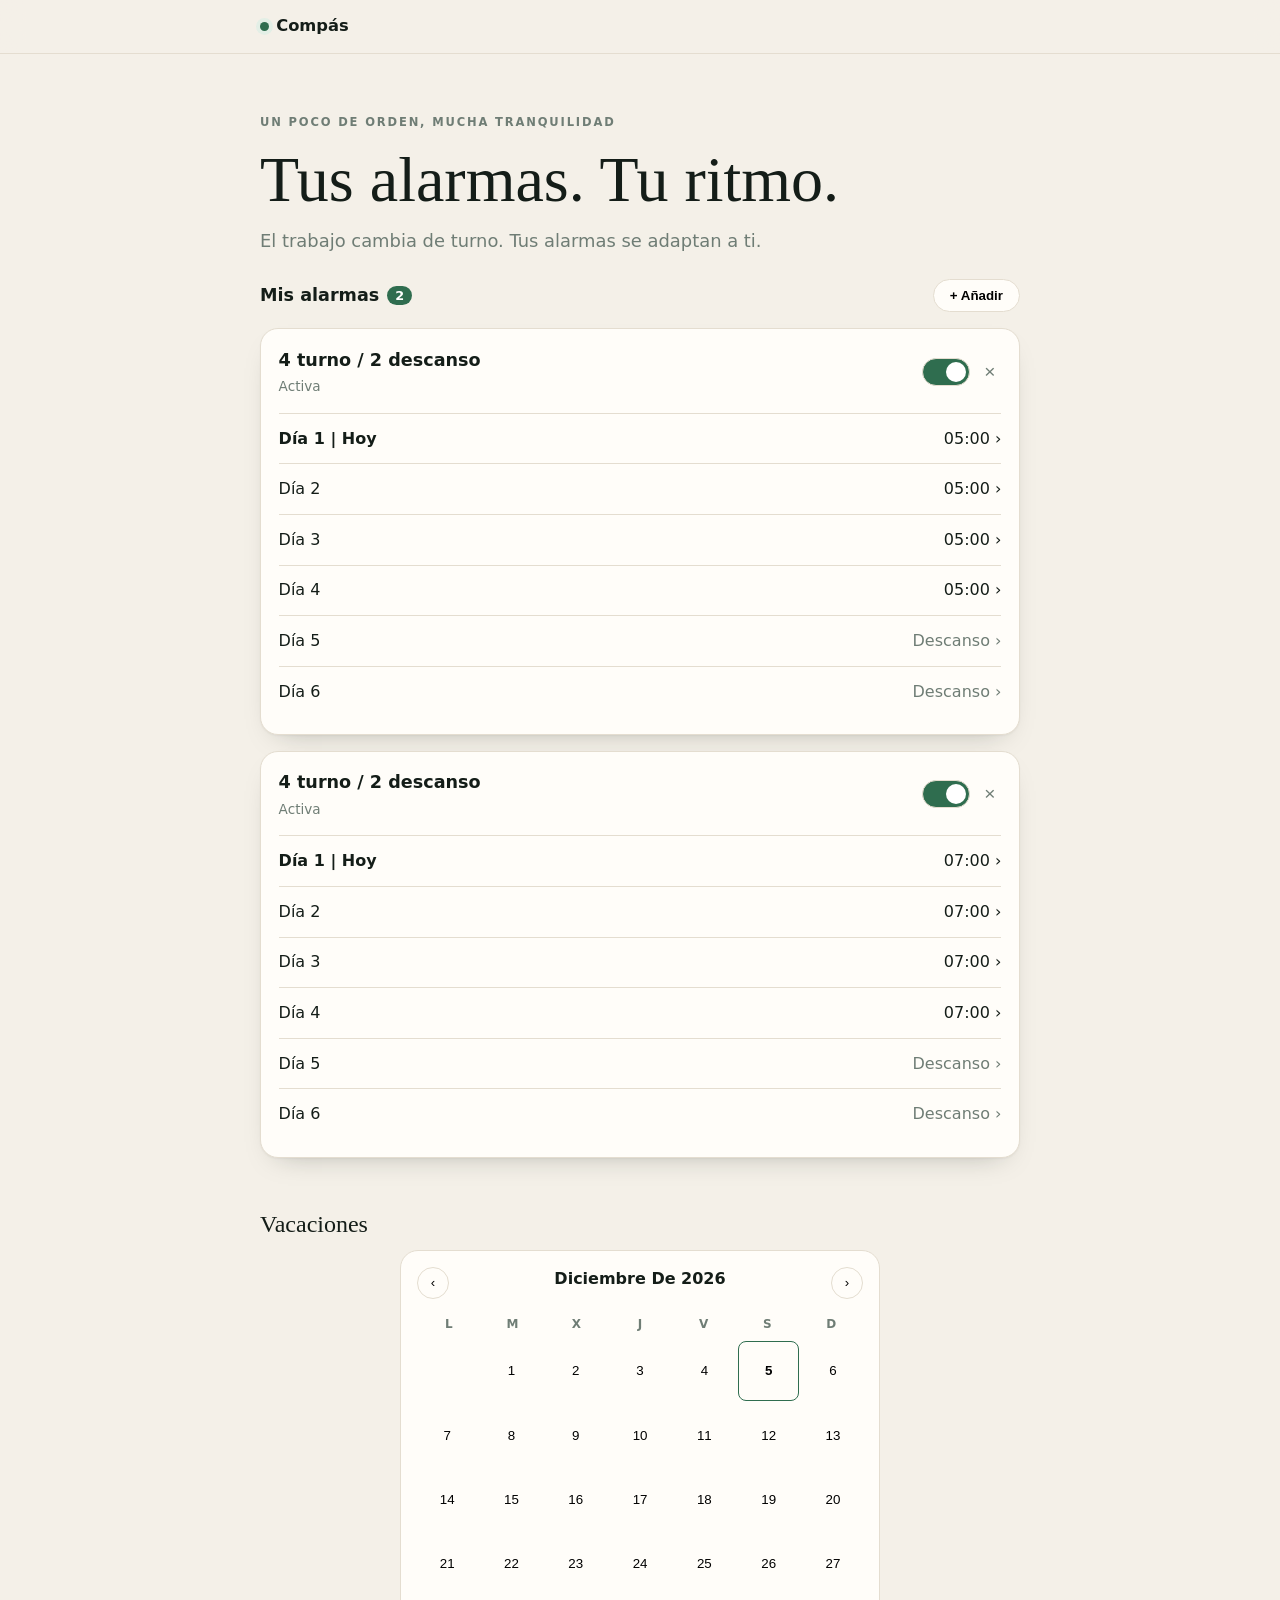
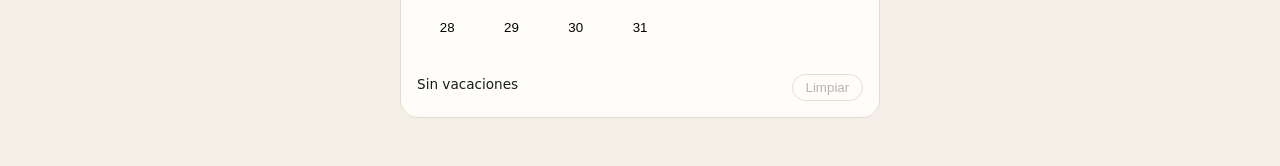
<file: index.html>
<!DOCTYPE html>
<html lang="es">
<head>
<meta charset="UTF-8" />
<meta name="viewport" content="width=device-width, initial-scale=1" />
<title>Compás · Alarmas por turnos</title>
<style>
  *, *::before, *::after { box-sizing: border-box; }
  :root{
    --bg: #f4f0e8; --card: #fffdf9; --ink: #141d18; --muted: #6f7d75;
    --line: #e4ddd0; --work: #2f6d4f; --work-soft: #e3efe6;
    --rest: #b8842f; --rest-soft: #f7ecda; --radius: 18px;
    --shadow: 0 1px 2px rgba(20,29,24,.04), 0 12px 28px -18px rgba(20,29,24,.35);
  }
  body{ margin: 0; font-family: ui-sans-serif, system-ui, -apple-system, "Segoe UI", Roboto, sans-serif; color: var(--ink); background: var(--bg); line-height: 1.5; }
  .wrap{ width: min(760px, 100% - 2.5rem); margin-inline: auto; }
  
  .topbar{ position: sticky; top: 0; z-index: 10; backdrop-filter: blur(12px); background: color-mix(in srgb, var(--bg) 82%, transparent); border-bottom: 1px solid var(--line); }
  .topbar__inner{ display: flex; justify-content: space-between; padding: .9rem 0; }
  .brand{ font-weight: 700; font-size: 1.02rem; display: flex; align-items: center; gap: .45rem; }
  .brand__dot{ width: 9px; height: 9px; border-radius: 50%; background: var(--work); box-shadow: 0 0 0 4px var(--work-soft); }
  
  .hero{ padding: 3rem 0 1.5rem; }
  .eyebrow{ font-size: .72rem; font-weight: 700; letter-spacing: .16em; text-transform: uppercase; color: var(--muted); margin-bottom: 1rem; }
  h1{ margin: 0 0 1rem; font-family: Georgia, serif; font-weight: 400; font-size: clamp(2.3rem, 7.5vw, 4rem); line-height: 1.02; }
  .hero__sub{ margin: 0; color: var(--muted); font-size: 1.12rem; }

  #nativePanel { background: var(--card); border: 1px solid var(--line); border-radius: var(--radius); padding: 1.2rem; margin-bottom: 2rem; box-shadow: var(--shadow); display: none; }
  #nativePanel.active { display: block; }
  #debugText { margin: 0 0 1rem 0; font-size: 0.9rem; }
  .btn-action { background: var(--work); color: white; border: none; border-radius: 8px; padding: 0.8rem; width: 100%; font-weight: 600; font-size: 0.95rem; cursor: pointer; margin-bottom: 0.5rem; }
  .btn-action.sec { background: transparent; color: var(--work); border: 1px solid var(--work); }

  .alarms__head{ display: flex; align-items: center; justify-content: space-between; margin-bottom: 1rem; }
  .alarms__title{ margin: 0; font-size: 1.1rem; display: flex; align-items: center; gap: 0.5rem; }
  .count{ background: var(--work); color: #fff; border-radius: 99px; padding: 0 .5rem; font-size: .8rem; }
  .btn-add{ padding: .5rem 1rem; border-radius: 99px; border: 1px solid var(--line); background: var(--card); font-weight: 600; cursor: pointer; }
  
  .list{ list-style: none; padding: 0; margin: 0 0 3rem 0; display: grid; gap: 1rem; }
  .card{ background: var(--card); border: 1px solid var(--line); border-radius: var(--radius); padding: 1.1rem; box-shadow: var(--shadow); }
  .card.is-off{ opacity: .6; }
  .card__top{ display: flex; justify-content: space-between; margin-bottom: 1rem; }
  .card__title{ margin: 0; font-size: 1.1rem; }
  .card__meta{ margin: .2rem 0 0; font-size: .85rem; color: var(--muted); }
  .card__actions{ display: flex; gap: .5rem; align-items: center; }
  .switch{ width: 48px; height: 28px; border-radius: 99px; border: 1px solid var(--line); background: #e7e1d5; position: relative; cursor: pointer; }
  .switch span{ width: 20px; height: 20px; background: #fff; border-radius: 50%; position: absolute; top: 3px; left: 3px; transition: .2s; }
  .switch[aria-checked="true"]{ background: var(--work); }
  .switch[aria-checked="true"] span{ left: 23px; }
  .btn-del, .btn-dup{ background: transparent; border: none; font-size: 1.2rem; color: var(--muted); cursor: pointer; }

  .day-list { display: flex; flex-direction: column; border-top: 1px solid var(--line); }
  .day-row { display: flex; justify-content: space-between; padding: .8rem 0; border-bottom: 1px solid var(--line); cursor: pointer; }
  .day-row:last-child { border-bottom: none; }
  .day-label.is-today { font-weight: 700; }
  .day-value.is-rest { color: var(--muted); }

  .calendar-section{ padding-bottom: 3rem; }
  .calendar{ background: var(--card); border: 1px solid var(--line); border-radius: var(--radius); padding: 1rem; max-width: 480px; margin: auto; }
  .calendar__header{ display: flex; justify-content: space-between; margin-bottom: 1rem; }
  .calendar__nav{ background: transparent; border: 1px solid var(--line); border-radius: 50%; width: 32px; height: 32px; cursor: pointer; }
  .calendar__weekdays{ display: grid; grid-template-columns: repeat(7, 1fr); text-align: center; font-size: .75rem; font-weight: 700; color: var(--muted); margin-bottom: .5rem; }
  .calendar__grid{ display: grid; grid-template-columns: repeat(7, 1fr); gap: 4px; }
  .cal-day{ aspect-ratio: 1; border-radius: 8px; border: none; background: transparent; cursor: pointer; }
  .cal-day.is-today{ border: 1px solid var(--work); font-weight: bold; }
  .cal-day.is-vacation{ background: var(--work); color: white; }
  .calendar__foot{ display: flex; justify-content: space-between; margin-top: 1rem; font-size: .85rem; }
  .calendar__clear{ background: transparent; border: 1px solid var(--line); border-radius: 99px; padding: .3rem .8rem; cursor: pointer; }

  .modal{ position: fixed; inset: 0; display: grid; place-items: center; padding: 1rem; background: rgba(0,0,0,.4); z-index: 100; }
  .modal[hidden]{ display: none; }
  .modal__content{ background: var(--card); width: 100%; max-width: 500px; border-radius: var(--radius); padding: 1.5rem; max-height: 90vh; overflow-y: auto; }
  .modal__head{ display: flex; justify-content: space-between; margin-bottom: 1rem; }
  .modal__title{ margin: 0; font-family: Georgia, serif; }
  .modal__close{ background: none; border: none; font-size: 1.5rem; cursor: pointer; }
  .builder-date{ display: flex; flex-direction: column; margin-bottom: 1rem; gap: .3rem; font-weight: 600; font-size: .9rem; }
  .builder-list{ border-top: 1px solid var(--line); border-bottom: 1px solid var(--line); margin-bottom: 1rem; max-height: 200px; overflow-y: auto; }
  .builder-row{ display: flex; justify-content: space-between; align-items: center; padding: .6rem 0; border-bottom: 1px solid var(--line); }
  .builder-row:last-child{ border-bottom: none; }
  .builder-row__toggle{ font-size: .75rem; font-weight: 700; padding: .3rem .6rem; border-radius: 6px; border: none; cursor: pointer; background: var(--work-soft); color: var(--work); }
  .builder-row__toggle.is-rest{ background: var(--rest-soft); color: var(--rest); }
  .builder-row__del{ background: none; border: none; font-size: 1.2rem; cursor: pointer; color: var(--muted); }
  .btn-add-day{ width: 100%; padding: .8rem; border: 1px dashed var(--line); background: transparent; border-radius: 8px; cursor: pointer; margin-bottom: 1rem; font-weight: 600; color: var(--muted); }
  .modal__actions{ display: flex; justify-content: flex-end; gap: .5rem; }
  .btn-primary{ background: var(--work); color: white; border: none; padding: .6rem 1.2rem; border-radius: 99px; font-weight: 600; cursor: pointer; }
  .btn-ghost{ background: transparent; border: 1px solid var(--line); padding: .6rem 1.2rem; border-radius: 99px; cursor: pointer; }

  /* PANTALLA COMPLETA DE ALARMA */
  #fullScreenAlarm {
    display: none; position: fixed; inset: 0; background: #2f6d4f; color: white;
    z-index: 9999; flex-direction: column; justify-content: center; align-items: center;
    text-align: center; padding: 2rem;
  }
  #fullScreenAlarm.active { display: flex; }
  .alarm-icon { font-size: 5rem; margin-bottom: 1rem; animation: pulse 1s infinite alternate; }
  @keyframes pulse { from { transform: scale(1); } to { transform: scale(1.1); } }
  .alarm-title { font-size: 2.5rem; font-family: Georgia, serif; margin-bottom: 4rem; }
  
  /* BOTÓN DESLIZADOR */
  .slider-container {
    width: 320px; max-width: 100%; height: 70px;
    background: rgba(255,255,255,0.2); border-radius: 35px;
    position: relative; overflow: hidden; display: flex; align-items: center; justify-content: center;
    box-shadow: inset 0 2px 10px rgba(0,0,0,0.1);
  }
  .slider-text {
    position: absolute; z-index: 1; font-weight: bold; font-size: 1.1rem;
    pointer-events: none; opacity: 0.8; animation: slideText 2s infinite;
  }
  @keyframes slideText { 0% { opacity: 0.5; } 50% { opacity: 1; } 100% { opacity: 0.5; } }
  .slider-handle {
    width: 70px; height: 70px; background: white; border-radius: 50%;
    position: absolute; left: 0; top: 0; z-index: 2;
    display: flex; align-items: center; justify-content: center;
    color: #2f6d4f; font-size: 1.5rem; font-weight: bold;
    box-shadow: 0 2px 10px rgba(0,0,0,0.2); cursor: grab;
    transition: left 0.1s ease-out;
  }
  .slider-handle:active { cursor: grabbing; }
</style>
</head>
<body>

<!-- PANTALLA COMPLETA DE LA ALARMA (Oculta por defecto) -->
<div id="fullScreenAlarm">
  <div class="alarm-icon">⏰</div>
  <div class="alarm-title">¡Hora de trabajar!</div>
  
  <div class="slider-container" id="sliderContainer">
    <span class="slider-text">Desliza para detener</span>
    <div class="slider-handle" id="sliderHandle">›</div>
  </div>
</div>

<!-- APP NORMAL -->
<header class="topbar">
  <div class="wrap topbar__inner">
    <div class="brand"><span class="brand__dot"></span> Compás</div>
  </div>
</header>

<main class="wrap">
  <section class="hero">
    <p class="eyebrow">Un poco de orden, mucha tranquilidad</p>
    <h1>Tus alarmas. Tu ritmo.</h1>
    <p class="hero__sub">El trabajo cambia de turno. Tus alarmas se adaptan a ti.</p>
  </section>

  <div id="nativePanel">
    <p id="debugText">Comprobando sistema...</p>
    <button id="testBtn" class="btn-action">Probar Alarma en 5 segundos</button>
    <button id="batteryBtn" class="btn-action sec">⚙️ Abrir Ajustes de Batería</button>
  </div>

  <section class="alarms">
    <div class="alarms__head">
      <h2 class="alarms__title">Mis alarmas <span class="count" id="count">0</span></h2>
      <button class="btn-add" id="btnAdd">+ Añadir</button>
    </div>
    <ul class="list" id="list"></ul>
  </section>

  <section class="calendar-section">
    <h2 style="font-family: Georgia, serif; font-weight: 400; margin-bottom: .5rem;">Vacaciones</h2>
    <div class="calendar">
      <div class="calendar__header">
        <button class="calendar__nav" id="calPrev">‹</button>
        <span id="calMonth" style="font-weight: 700; text-transform: capitalize;"></span>
        <button class="calendar__nav" id="calNext">›</button>
      </div>
      <div class="calendar__weekdays"><span>L</span><span>M</span><span>X</span><span>J</span><span>V</span><span>S</span><span>D</span></div>
      <div class="calendar__grid" id="calGrid"></div>
      <div class="calendar__foot">
        <span id="calSummary"></span>
        <button class="calendar__clear" id="calClear" disabled>Limpiar</button>
      </div>
    </div>
  </section>
</main>

<div class="modal" id="builderModal" hidden>
  <div class="modal__content">
    <div class="modal__head">
      <h2 class="modal__title" id="builderTitle">Configurar ciclo</h2>
      <button class="modal__close" data-close="modal">×</button>
    </div>
    <label class="builder-date">Fecha de inicio: <input type="date" id="builderStartDate"></label>
    <div class="builder-list" id="builderList"></div>
    <button class="btn-add-day" id="btnAddDay">+ Añadir día al ciclo</button>
    <div class="modal__actions">
      <button class="btn-ghost" data-close="modal">Cancelar</button>
      <button class="btn-primary" id="builderSave" disabled>Guardar</button>
    </div>
  </div>
</div>

<script>
(function () {
  "use strict";
  const ALARMS_KEY = "compas.alarms.v15";
  const VAC_KEY = "compas.vacations.v1";

  let alarms = JSON.parse(localStorage.getItem(ALARMS_KEY)) || [
    { id: "a1", days: [{isRest:false, time:"05:00"}, {isRest:false, time:"05:00"}, {isRest:false, time:"05:00"}, {isRest:false, time:"05:00"}, {isRest:true}, {isRest:true}], sound: "Sirena", enabled: true, start: isoToday() },
    { id: "a2", days: [{isRest:false, time:"07:00"}, {isRest:false, time:"07:00"}, {isRest:false, time:"07:00"}, {isRest:false, time:"07:00"}, {isRest:true}, {isRest:true}], sound: "Pitido", enabled: true, start: isoToday() }
  ];
  let vacations = JSON.parse(localStorage.getItem(VAC_KEY)) || [];
  let editingAlarmId = null;
  let currentBuilderDays = [];
  
  const now = new Date();
  let calYear = now.getFullYear(), calMonth = now.getMonth();

  const $list = document.getElementById("list"), $count = document.getElementById("count"), $btnAdd = document.getElementById("btnAdd");
  const $calMonth = document.getElementById("calMonth"), $calGrid = document.getElementById("calGrid"), $calSummary = document.getElementById("calSummary");
  const $builderModal = document.getElementById("builderModal"), $builderList = document.getElementById("builderList");
  const $builderSave = document.getElementById("builderSave"), $btnAddDay = document.getElementById("btnAddDay");
  const $builderStartDate = document.getElementById("builderStartDate");
  const $debugText = document.getElementById("debugText"), $nativePanel = document.getElementById("nativePanel");

  const $fullScreenAlarm = document.getElementById("fullScreenAlarm");
  const $sliderContainer = document.getElementById("sliderContainer");
  const $sliderHandle = document.getElementById("sliderHandle");

  function isAndroid() { return window.Capacitor && window.Capacitor.getPlatform() === 'android'; }

  async function initNative() {
    if (!isAndroid()) return;
    const { AlarmPlugin } = window.Capacitor.Plugins;
    if (!AlarmPlugin) {
      $nativePanel.classList.add("active");
      $debugText.innerHTML = "❌ Error: El plugin AlarmPlugin no está registrado.";
      return;
    }
    $nativePanel.classList.add("active");
    $debugText.innerHTML = "⏳ Solicitando permiso...";
    try {
      await AlarmPlugin.requestPermissions();
      $debugText.innerHTML = "✅ Permisos listos.";
    } catch (e) {
      $debugText.innerHTML = "❌ Permiso denegado.";
    }
  }

  window.addEventListener('load', () => {
    if (localStorage.getItem("alarm_ringing") === "true") {
      $fullScreenAlarm.classList.add("active");
    }
  });

  let isDragging = false, startX = 0;
  $sliderHandle.addEventListener('touchstart', (e) => { startX = e.touches[0].clientX; isDragging = true; $sliderHandle.style.transition = 'none'; });
  $sliderHandle.addEventListener('touchmove', (e) => {
    if (!isDragging) return;
    let moveX = e.touches[0].clientX - startX;
    if (moveX > 0 && moveX <= ($sliderContainer.clientWidth - $sliderHandle.clientWidth)) $sliderHandle.style.left = moveX + 'px';
  });
  $sliderHandle.addEventListener('touchend', async (e) => {
    isDragging = false;
    $sliderHandle.style.transition = 'left 0.2s ease-out';
    if (parseInt($sliderHandle.style.left) > ($sliderContainer.clientWidth - $sliderHandle.clientWidth - 20)) {
      $fullScreenAlarm.classList.remove('active');
      $sliderHandle.style.left = '0px';
      localStorage.removeItem("alarm_ringing");
      if (isAndroid()) {
        const { AlarmPlugin } = window.Capacitor.Plugins;
        if (AlarmPlugin) await AlarmPlugin.detenerAlarma();
      }
    } else {
      $sliderHandle.style.left = '0px';
    }
  });

  function isoToday() { const d = new Date(); d.setHours(12,0,0,0); return d.toISOString().slice(0,10); }
  function toIso(date) { return `${date.getFullYear()}-${String(date.getMonth()+1).padStart(2,'0')}-${String(date.getDate()).padStart(2,'0')}`; }
  function daysSince(isoStart) { const a = new Date(isoStart + "T12:00:00"); const b = new Date(); b.setHours(12,0,0,0); return Math.floor((b - a) / 86400000); }

  function persist() { localStorage.setItem(ALARMS_KEY, JSON.stringify(alarms)); localStorage.setItem(VAC_KEY, JSON.stringify(vacations)); }
  function alarmName(alarm) {
    let t = alarm.days.filter(d => !d.isRest).length, d = alarm.days.filter(d => d.isRest).length;
    return `${t ? t + ' turno' : ''} ${d ? '/ ' + d + ' descanso' : ''}`.trim();
  }
  function currentIndex(alarm) {
    const diff = daysSince(alarm.start);
    if (diff < 0) return -1;
    return diff % alarm.days.length;
  }

  function renderCalendar() {
    const first = new Date(calYear, calMonth, 1), last = new Date(calYear, calMonth + 1, 0);
    let firstDayIdx = first.getDay() - 1; if (firstDayIdx < 0) firstDayIdx = 6;
    $calMonth.textContent = new Intl.DateTimeFormat("es-ES", { month: "long", year: "numeric" }).format(first);
    $calGrid.innerHTML = "";
    for (let i = 0; i < firstDayIdx; i++) { $calGrid.innerHTML += "<span></span>"; }
    for (let d = 1; d <= last.getDate(); d++) {
      const iso = toIso(new Date(calYear, calMonth, d));
      const btn = document.createElement("button"); btn.className = "cal-day"; btn.textContent = d;
      if (iso === isoToday()) btn.classList.add("is-today");
      if (vacations.includes(iso)) btn.classList.add("is-vacation");
      btn.onclick = () => {
        if (vacations.includes(iso)) vacations = vacations.filter(v => v !== iso);
        else vacations.push(iso);
        persist(); renderCalendar(); renderAlarms();
      };
      $calGrid.appendChild(btn);
    }
    $calSummary.textContent = vacations.length === 0 ? "Sin vacaciones" : `${vacations.length} días de vacaciones`;
  }

  function renderAlarms() {
    $list.innerHTML = ""; $count.textContent = alarms.length;
    alarms.forEach((alarm) => {
      const card = document.createElement("li");
      card.className = "card" + (!alarm.enabled ? " is-off" : "");
      const todayIdx = currentIndex(alarm);
      
      const top = document.createElement("div"); top.className = "card__top";
      top.innerHTML = `<div><h3 class="card__title">${alarmName(alarm)}</h3><p class="card__meta">${alarm.enabled ? 'Activa' : 'Pausada'}</p></div>`;
      
      const actions = document.createElement("div"); actions.className = "card__actions";
      const sw = document.createElement("button"); sw.className = "switch"; sw.innerHTML = "<span></span>";
      sw.setAttribute("aria-checked", alarm.enabled);
      sw.onclick = () => { alarm.enabled = !alarm.enabled; persist(); renderAlarms(); };
      const delBtn = document.createElement("button"); delBtn.className = "btn-del"; delBtn.innerHTML = "×";
      delBtn.onclick = () => { alarms = alarms.filter(a => a.id !== alarm.id); persist(); renderAlarms(); };
      actions.append(sw, delBtn); top.appendChild(actions);

      const dayList = document.createElement("div"); dayList.className = "day-list";
      alarm.days.forEach((day, idx) => {
        const row = document.createElement("div"); row.className = "day-row";
        row.onclick = () => openBuilder(alarm.id);
        const isToday = (idx === todayIdx);
        row.innerHTML = `<span class="day-label ${isToday ? 'is-today' : ''}">Día ${idx + 1}${isToday ? ' | Hoy' : ''}</span>
                         <div class="day-value ${day.isRest ? 'is-rest' : ''}">${day.isRest ? 'Descanso' : day.time} ›</div>`;
        dayList.appendChild(row);
      });
      card.append(top, dayList); $list.appendChild(card);
    });
  }

  function openBuilder(id = null) {
    editingAlarmId = id;
    if (id) {
      const a = alarms.find(x => x.id === id);
      currentBuilderDays = JSON.parse(JSON.stringify(a.days));
      $builderStartDate.value = a.start;
      document.getElementById("builderTitle").textContent = "Editar ciclo";
    } else {
      currentBuilderDays = [];
      $builderStartDate.value = isoToday();
      document.getElementById("builderTitle").textContent = "Nuevo ciclo";
    }
    renderBuilderList(); $builderModal.hidden = false;
  }

  function renderBuilderList() {
    $builderList.innerHTML = "";
    currentBuilderDays.forEach((day, idx) => {
      const row = document.createElement("div"); row.className = "builder-row";
      row.innerHTML = `<span>Día ${idx + 1}</span>`;
      const controls = document.createElement("div");
      const toggle = document.createElement("button"); toggle.className = "builder-row__toggle" + (day.isRest ? " is-rest" : "");
      toggle.textContent = day.isRest ? "Descanso" : "Trabajo";
      toggle.onclick = () => { day.isRest = !day.isRest; renderBuilderList(); };
      
      if (!day.isRest) {
        const input = document.createElement("input"); input.type = "time"; input.value = day.time;
        input.onchange = (e) => day.time = e.target.value;
        controls.appendChild(input);
      }
      const del = document.createElement("button"); del.className = "builder-row__del"; del.textContent = "×";
      del.onclick = () => { currentBuilderDays.splice(idx, 1); renderBuilderList(); };
      controls.append(toggle, del); row.appendChild(controls); $builderList.appendChild(row);
    });
    $builderSave.disabled = currentBuilderDays.length === 0;
  }

  $btnAdd.onclick = () => openBuilder();
  $btnAddDay.onclick = () => { currentBuilderDays.push({isRest:false, time:"05:00"}); renderBuilderList(); };
  document.querySelectorAll('[data-close="modal"]').forEach(b => b.onclick = () => $builderModal.hidden = true);
  
  $builderSave.onclick = () => {
    const startDate = $builderStartDate.value || isoToday();
    if (editingAlarmId) {
      const a = alarms.find(x => x.id === editingAlarmId);
      a.days = currentBuilderDays; a.start = startDate;
    } else {
      alarms.push({ id: Date.now().toString(), days: currentBuilderDays, enabled: true, start: startDate });
    }
    persist(); renderAlarms(); $builderModal.hidden = true; 
  };

  document.getElementById("calPrev").onclick = () => { calMonth--; if (calMonth < 0) { calMonth = 11; calYear--; } renderCalendar(); };
  document.getElementById("calNext").onclick = () => { calMonth++; if (calMonth > 11) { calMonth = 0; calYear++; } renderCalendar(); };
  document.getElementById("calClear").onclick = () => { vacations = []; persist(); renderCalendar(); renderAlarms(); };

  renderCalendar(); renderAlarms();
  if (isAndroid()) setTimeout(initNative, 500);
})();
</script>
</body>
</html>
</file>
